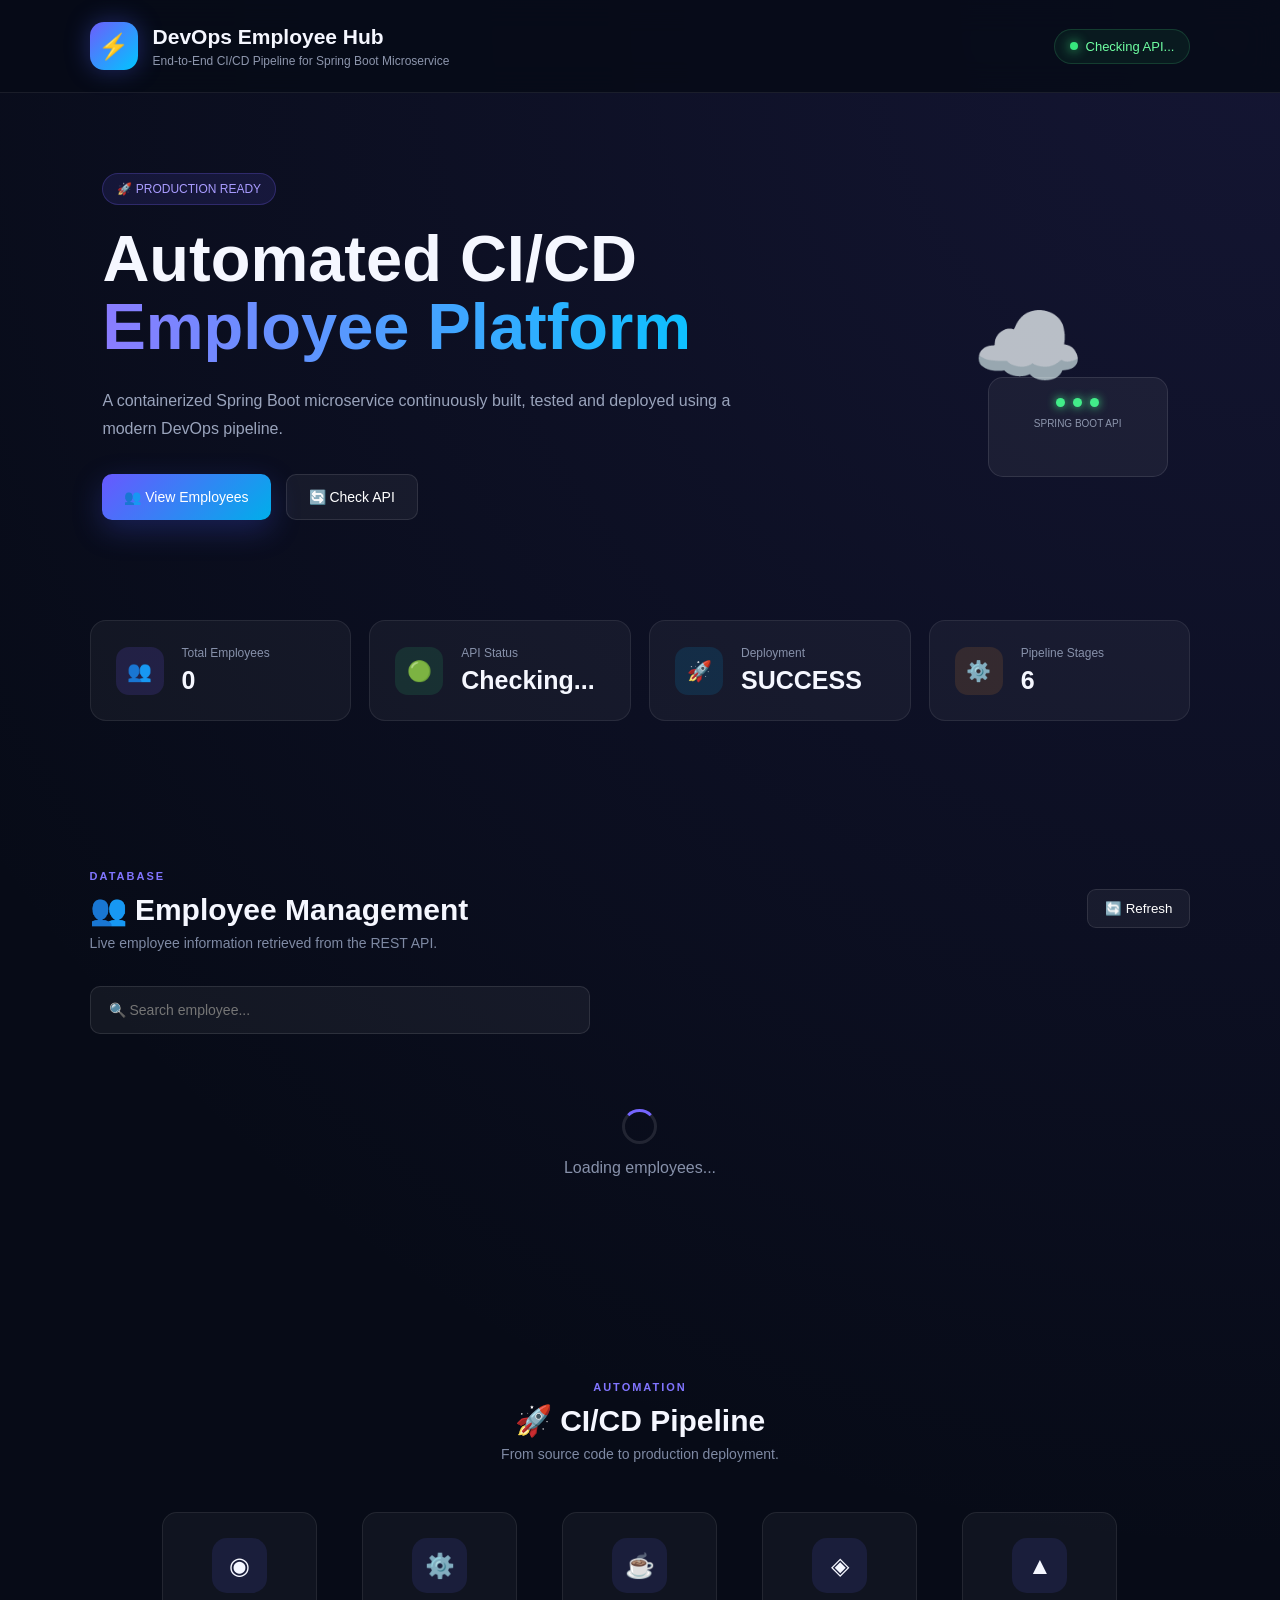
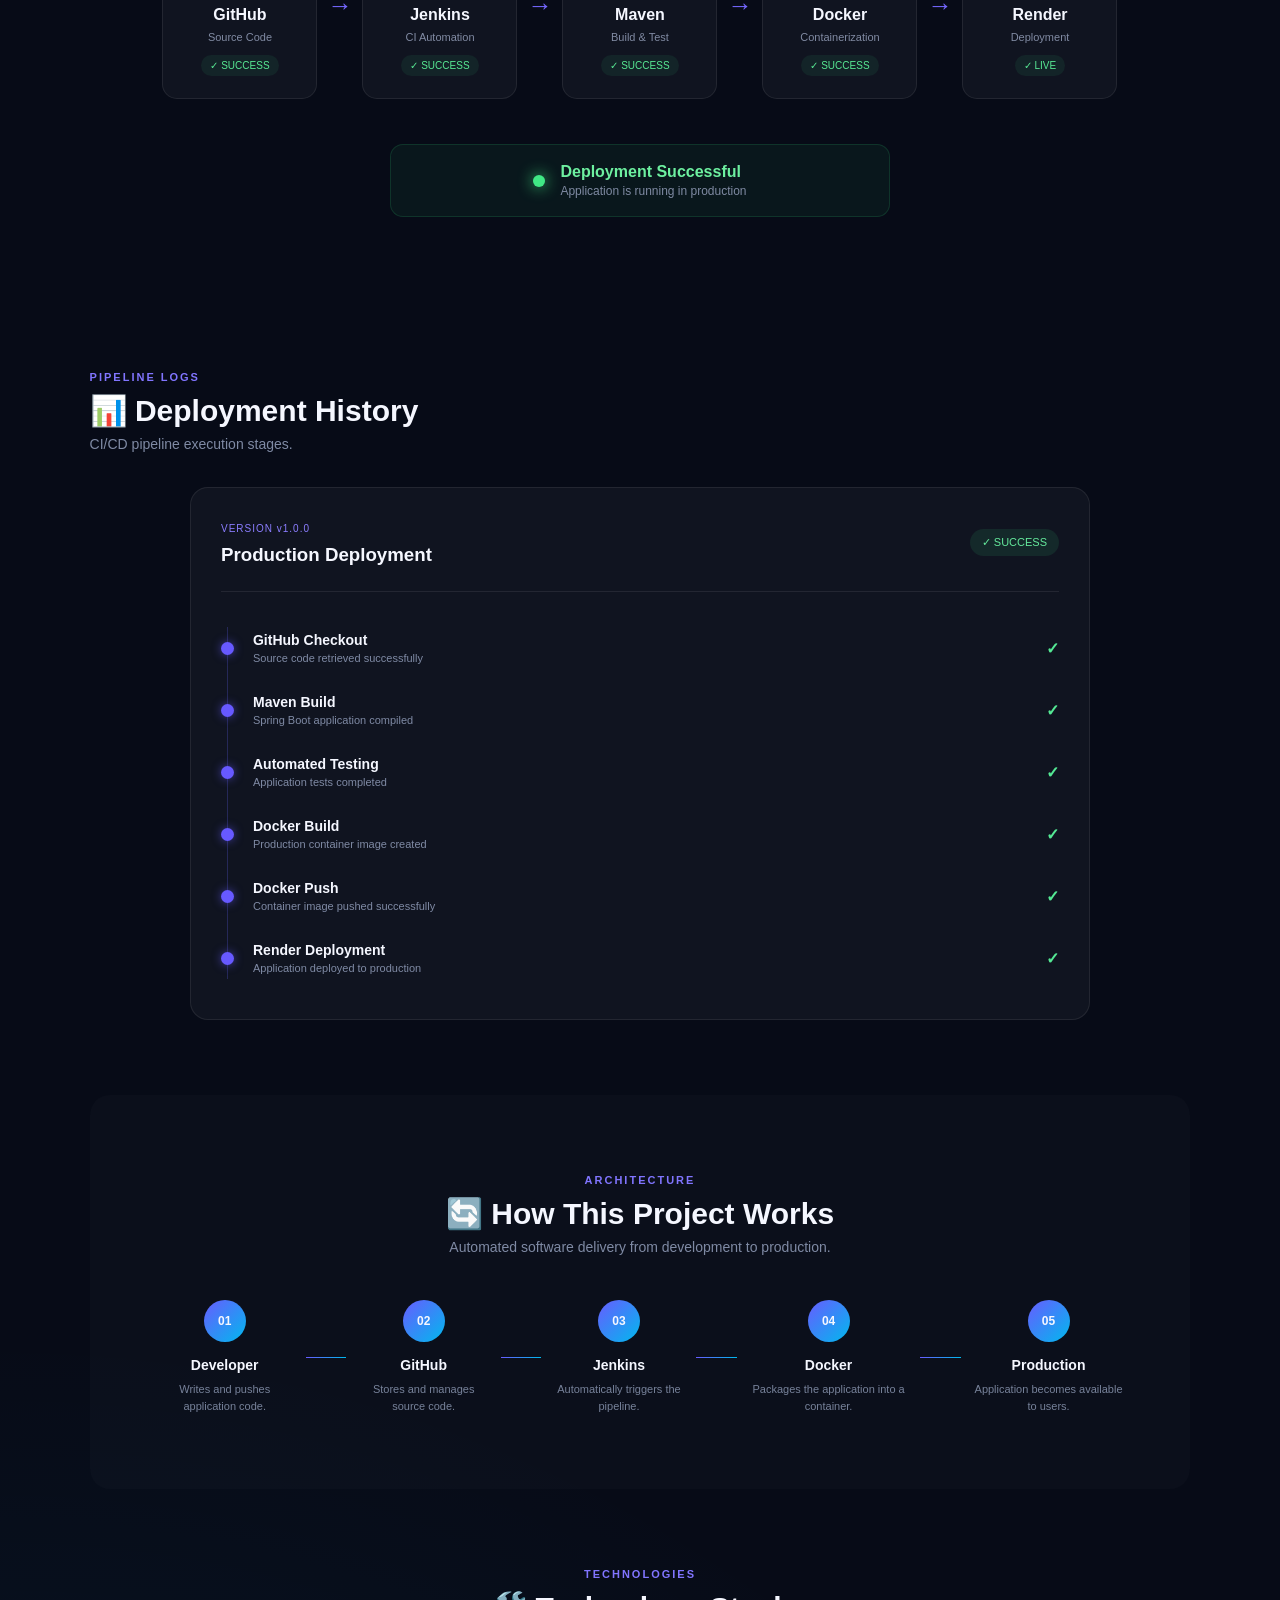
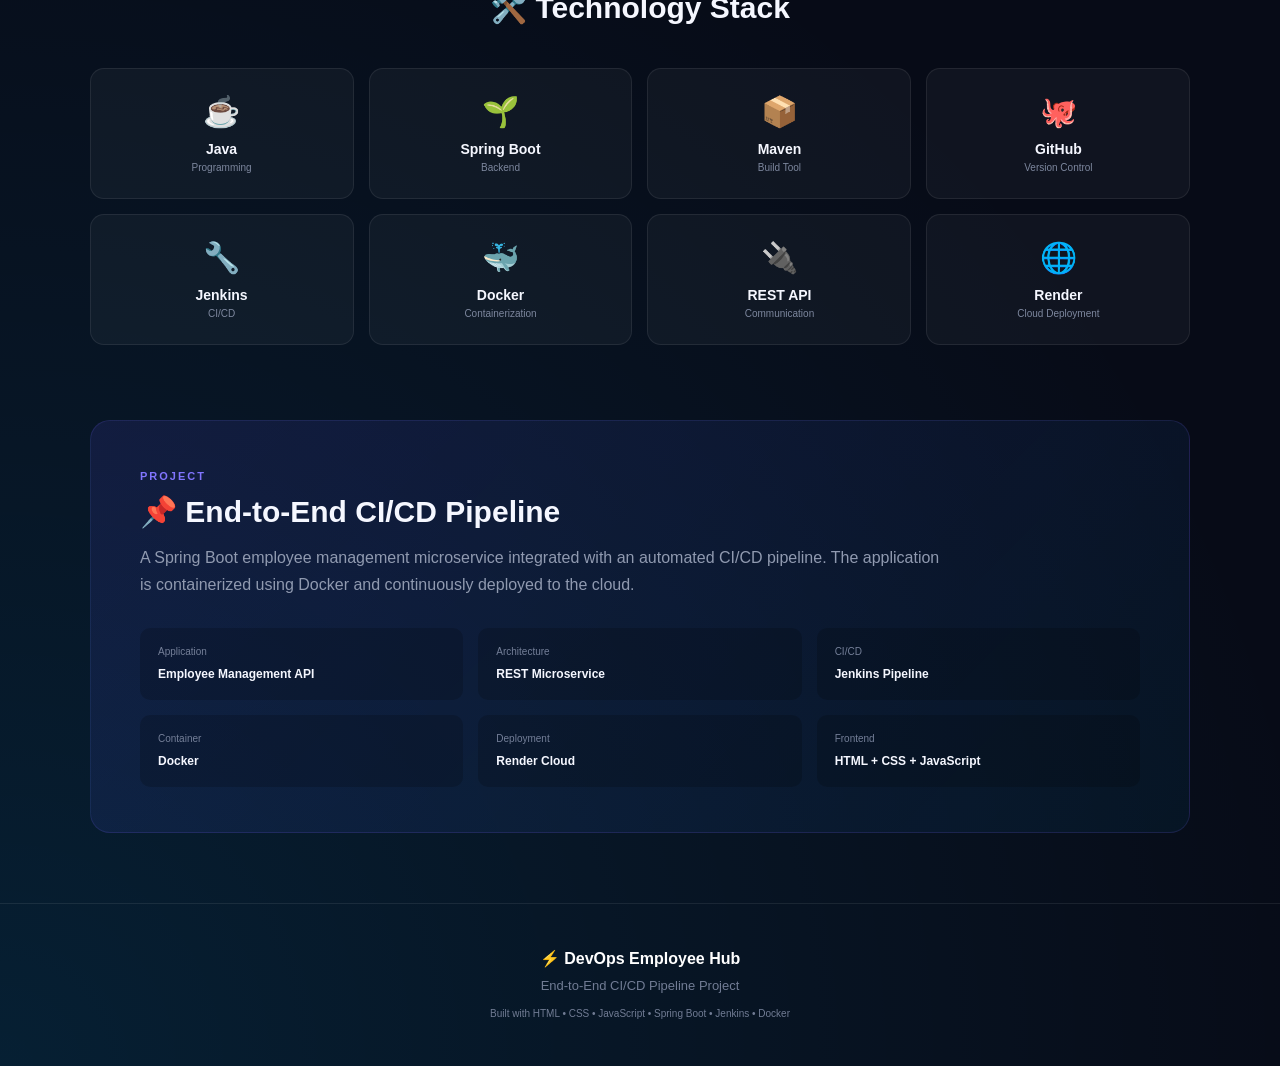
<file: src/main/static/index.html>
<!DOCTYPE html>
<html lang="en">

<head>
    <meta charset="UTF-8">
    <meta name="viewport" content="width=device-width, initial-scale=1.0">

    <title>DevOps Employee Hub</title>

    <link rel="stylesheet" href="style.css">
</head>

<body>

    <!-- ================= HEADER ================= -->

    <header class="header">

        <div class="brand">
            <div class="logo">⚡</div>

            <div>
                <h1>DevOps Employee Hub</h1>
                <p>End-to-End CI/CD Pipeline for Spring Boot Microservice</p>
            </div>
        </div>

        <div class="live-status">
            <span class="status-dot"></span>
            <span id="apiStatus">Checking API...</span>
        </div>

    </header>


    <!-- ================= HERO ================= -->

    <section class="hero">

        <div class="hero-content">

            <span class="badge">
                🚀 PRODUCTION READY
            </span>

            <h2>
                Automated CI/CD
                <span>Employee Platform</span>
            </h2>

            <p>
                A containerized Spring Boot microservice continuously
                built, tested and deployed using a modern DevOps pipeline.
            </p>

            <div class="hero-buttons">

                <button class="primary-btn" onclick="scrollToEmployees()">
                    👥 View Employees
                </button>

                <button class="secondary-btn" onclick="checkAPI()">
                    🔄 Check API
                </button>

            </div>

        </div>

        <div class="hero-visual">

            <div class="cloud-icon">☁️</div>

            <div class="server-box">
                <div class="server-light"></div>
                <div class="server-light"></div>
                <div class="server-light"></div>
                <p>SPRING BOOT API</p>
            </div>

        </div>

    </section>


    <!-- ================= STAT CARDS ================= -->

    <section class="stats">

        <div class="stat-card">

            <div class="stat-icon purple">👥</div>

            <div>
                <p>Total Employees</p>
                <h3 id="employeeCount">0</h3>
            </div>

        </div>


        <div class="stat-card">

            <div class="stat-icon green">🟢</div>

            <div>
                <p>API Status</p>
                <h3 id="dashboardStatus">Checking...</h3>
            </div>

        </div>


        <div class="stat-card">

            <div class="stat-icon blue">🚀</div>

            <div>
                <p>Deployment</p>
                <h3>SUCCESS</h3>
            </div>

        </div>


        <div class="stat-card">

            <div class="stat-icon orange">⚙️</div>

            <div>
                <p>Pipeline Stages</p>
                <h3>6</h3>
            </div>

        </div>

    </section>


    <!-- ================= EMPLOYEES ================= -->

    <section class="section" id="employees">

        <div class="section-heading">

            <div>
                <span class="section-label">DATABASE</span>
                <h2>👥 Employee Management</h2>
                <p>Live employee information retrieved from the REST API.</p>
            </div>

            <button class="refresh-btn" onclick="loadEmployees()">
                🔄 Refresh
            </button>

        </div>


        <div class="search-container">

            <input
                type="text"
                id="search"
                placeholder="🔍 Search employee..."
            >

        </div>


        <div id="employeeContainer" class="employee-grid">

            <div class="loading">
                <div class="spinner"></div>
                Loading employees...
            </div>

        </div>

    </section>


    <!-- ================= CI/CD PIPELINE ================= -->

    <section class="section pipeline-section">

        <div class="section-heading center">

            <div>
                <span class="section-label">AUTOMATION</span>

                <h2>🚀 CI/CD Pipeline</h2>

                <p>
                    From source code to production deployment.
                </p>
            </div>

        </div>


        <div class="pipeline">

            <!-- GitHub -->

            <div class="pipeline-stage">

                <div class="pipeline-icon github">
                    ◉
                </div>

                <h3>GitHub</h3>

                <p>Source Code</p>

                <span class="success">
                    ✓ SUCCESS
                </span>

            </div>


            <div class="pipeline-arrow">
                →
            </div>


            <!-- Jenkins -->

            <div class="pipeline-stage">

                <div class="pipeline-icon jenkins">
                    ⚙️
                </div>

                <h3>Jenkins</h3>

                <p>CI Automation</p>

                <span class="success">
                    ✓ SUCCESS
                </span>

            </div>


            <div class="pipeline-arrow">
                →
            </div>


            <!-- Maven -->

            <div class="pipeline-stage">

                <div class="pipeline-icon maven">
                    ☕
                </div>

                <h3>Maven</h3>

                <p>Build & Test</p>

                <span class="success">
                    ✓ SUCCESS
                </span>

            </div>


            <div class="pipeline-arrow">
                →
            </div>


            <!-- Docker -->

            <div class="pipeline-stage">

                <div class="pipeline-icon docker">
                    ◈
                </div>

                <h3>Docker</h3>

                <p>Containerization</p>

                <span class="success">
                    ✓ SUCCESS
                </span>

            </div>


            <div class="pipeline-arrow">
                →
            </div>


            <!-- Render -->

            <div class="pipeline-stage">

                <div class="pipeline-icon render">
                    ▲
                </div>

                <h3>Render</h3>

                <p>Deployment</p>

                <span class="success">
                    ✓ LIVE
                </span>

            </div>

        </div>


        <div class="pipeline-result">

            <div class="pulse"></div>

            <div>
                <strong>Deployment Successful</strong>
                <p>Application is running in production</p>
            </div>

        </div>

    </section>


    <!-- ================= DEPLOYMENT HISTORY ================= -->

    <section class="section">

        <div class="section-heading">

            <div>

                <span class="section-label">
                    PIPELINE LOGS
                </span>

                <h2>📊 Deployment History</h2>

                <p>
                    CI/CD pipeline execution stages.
                </p>

            </div>

        </div>


        <div class="deployment-card">

            <div class="deployment-header">

                <div>
                    <span class="version">
                        VERSION v1.0.0
                    </span>

                    <h3>Production Deployment</h3>
                </div>

                <span class="deployment-success">
                    ✓ SUCCESS
                </span>

            </div>


            <div class="timeline">

                <div class="timeline-item">

                    <div class="timeline-dot"></div>

                    <div>
                        <h4>GitHub Checkout</h4>
                        <p>Source code retrieved successfully</p>
                    </div>

                    <span>✓</span>

                </div>


                <div class="timeline-item">

                    <div class="timeline-dot"></div>

                    <div>
                        <h4>Maven Build</h4>
                        <p>Spring Boot application compiled</p>
                    </div>

                    <span>✓</span>

                </div>


                <div class="timeline-item">

                    <div class="timeline-dot"></div>

                    <div>
                        <h4>Automated Testing</h4>
                        <p>Application tests completed</p>
                    </div>

                    <span>✓</span>

                </div>


                <div class="timeline-item">

                    <div class="timeline-dot"></div>

                    <div>
                        <h4>Docker Build</h4>
                        <p>Production container image created</p>
                    </div>

                    <span>✓</span>

                </div>


                <div class="timeline-item">

                    <div class="timeline-dot"></div>

                    <div>
                        <h4>Docker Push</h4>
                        <p>Container image pushed successfully</p>
                    </div>

                    <span>✓</span>

                </div>


                <div class="timeline-item">

                    <div class="timeline-dot"></div>

                    <div>
                        <h4>Render Deployment</h4>
                        <p>Application deployed to production</p>
                    </div>

                    <span>✓</span>

                </div>

            </div>

        </div>

    </section>


    <!-- ================= HOW IT WORKS ================= -->

    <section class="section how-section">

        <div class="section-heading center">

            <div>

                <span class="section-label">
                    ARCHITECTURE
                </span>

                <h2>🔄 How This Project Works</h2>

                <p>
                    Automated software delivery from development to production.
                </p>

            </div>

        </div>


        <div class="workflow">

            <div class="workflow-item">
                <span>01</span>
                <h3>Developer</h3>
                <p>Writes and pushes application code.</p>
            </div>

            <div class="workflow-line"></div>

            <div class="workflow-item">
                <span>02</span>
                <h3>GitHub</h3>
                <p>Stores and manages source code.</p>
            </div>

            <div class="workflow-line"></div>

            <div class="workflow-item">
                <span>03</span>
                <h3>Jenkins</h3>
                <p>Automatically triggers the pipeline.</p>
            </div>

            <div class="workflow-line"></div>

            <div class="workflow-item">
                <span>04</span>
                <h3>Docker</h3>
                <p>Packages the application into a container.</p>
            </div>

            <div class="workflow-line"></div>

            <div class="workflow-item">
                <span>05</span>
                <h3>Production</h3>
                <p>Application becomes available to users.</p>
            </div>

        </div>

    </section>


    <!-- ================= TECHNOLOGY STACK ================= -->

    <section class="section">

        <div class="section-heading center">

            <div>

                <span class="section-label">
                    TECHNOLOGIES
                </span>

                <h2>🛠️ Technology Stack</h2>

            </div>

        </div>


        <div class="tech-grid">

            <div class="tech-card">
                <span>☕</span>
                <h3>Java</h3>
                <p>Programming</p>
            </div>

            <div class="tech-card">
                <span>🌱</span>
                <h3>Spring Boot</h3>
                <p>Backend</p>
            </div>

            <div class="tech-card">
                <span>📦</span>
                <h3>Maven</h3>
                <p>Build Tool</p>
            </div>

            <div class="tech-card">
                <span>🐙</span>
                <h3>GitHub</h3>
                <p>Version Control</p>
            </div>

            <div class="tech-card">
                <span>🔧</span>
                <h3>Jenkins</h3>
                <p>CI/CD</p>
            </div>

            <div class="tech-card">
                <span>🐳</span>
                <h3>Docker</h3>
                <p>Containerization</p>
            </div>

            <div class="tech-card">
                <span>🔌</span>
                <h3>REST API</h3>
                <p>Communication</p>
            </div>

            <div class="tech-card">
                <span>🌐</span>
                <h3>Render</h3>
                <p>Cloud Deployment</p>
            </div>

        </div>

    </section>


    <!-- ================= PROJECT INFORMATION ================= -->

    <section class="section project-info">

        <div class="project-content">

            <span class="section-label">
                PROJECT
            </span>

            <h2>📌 End-to-End CI/CD Pipeline</h2>

            <p>
                A Spring Boot employee management microservice
                integrated with an automated CI/CD pipeline.
                The application is containerized using Docker
                and continuously deployed to the cloud.
            </p>


            <div class="project-details">

                <div>
                    <span>Application</span>
                    <strong>Employee Management API</strong>
                </div>

                <div>
                    <span>Architecture</span>
                    <strong>REST Microservice</strong>
                </div>

                <div>
                    <span>CI/CD</span>
                    <strong>Jenkins Pipeline</strong>
                </div>

                <div>
                    <span>Container</span>
                    <strong>Docker</strong>
                </div>

                <div>
                    <span>Deployment</span>
                    <strong>Render Cloud</strong>
                </div>

                <div>
                    <span>Frontend</span>
                    <strong>HTML + CSS + JavaScript</strong>
                </div>

            </div>

        </div>

    </section>


    <!-- ================= FOOTER ================= -->

    <footer>

        <div class="footer-logo">
            ⚡ DevOps Employee Hub
        </div>

        <p>
            End-to-End CI/CD Pipeline Project
        </p>

        <span>
            Built with HTML • CSS • JavaScript • Spring Boot • Jenkins • Docker
        </span>

    </footer>


    <script src="script.js"></script>

</body>

</html>
</file>
<file: src/main/static/style.css>
/* =====================================================
   DEVOPS EMPLOYEE HUB
   PROFESSIONAL DARK DASHBOARD
===================================================== */


/* ================= GLOBAL ================= */

* {
    margin: 0;
    padding: 0;
    box-sizing: border-box;
}

html {
    scroll-behavior: smooth;
}

body {
    font-family: Arial, Helvetica, sans-serif;

    background:
        radial-gradient(circle at top right,
        rgba(80, 70, 180, 0.18),
        transparent 35%),

        radial-gradient(circle at bottom left,
        rgba(0, 180, 255, 0.12),
        transparent 30%),

        #070b17;

    color: #f5f7ff;

    min-height: 100vh;
}


/* ================= HEADER ================= */

.header {

    width: 100%;

    padding: 22px 7%;

    display: flex;

    align-items: center;

    justify-content: space-between;

    border-bottom: 1px solid rgba(255,255,255,0.08);

    background: rgba(7,11,23,0.85);

    backdrop-filter: blur(15px);

    position: sticky;

    top: 0;

    z-index: 1000;
}


.brand {

    display: flex;

    align-items: center;

    gap: 15px;
}


.logo {

    width: 48px;

    height: 48px;

    border-radius: 14px;

    display: flex;

    align-items: center;

    justify-content: center;

    font-size: 25px;

    background:
        linear-gradient(135deg,
        #6d5dfc,
        #00c6ff);

    box-shadow:
        0 0 25px rgba(80,100,255,0.35);
}


.brand h1 {

    font-size: 21px;

    margin-bottom: 5px;
}


.brand p {

    font-size: 12px;

    color: #8d96ad;
}


.live-status {

    display: flex;

    align-items: center;

    gap: 8px;

    font-size: 13px;

    color: #6fffa2;

    background: rgba(40,200,100,0.08);

    padding: 9px 15px;

    border-radius: 30px;

    border: 1px solid rgba(80,255,150,0.15);
}


.status-dot {

    width: 8px;

    height: 8px;

    border-radius: 50%;

    background: #37e77d;

    box-shadow: 0 0 12px #37e77d;

    animation: pulse 1.5s infinite;
}


/* ================= HERO ================= */

.hero {

    min-height: 470px;

    padding: 80px 8%;

    display: flex;

    align-items: center;

    justify-content: space-between;

    gap: 50px;

    position: relative;

    overflow: hidden;
}


.hero-content {

    max-width: 700px;
}


.badge {

    display: inline-block;

    padding: 8px 14px;

    border-radius: 30px;

    background: rgba(110,90,255,0.12);

    border: 1px solid rgba(120,100,255,0.25);

    color: #a99cff;

    font-size: 12px;

    margin-bottom: 20px;
}


.hero h2 {

    font-size: clamp(38px, 6vw, 65px);

    line-height: 1.05;

    margin-bottom: 25px;
}


.hero h2 span {

    display: block;

    background:
        linear-gradient(90deg,
        #8b7cff,
        #00c8ff);

    -webkit-background-clip: text;

    -webkit-text-fill-color: transparent;
}


.hero p {

    max-width: 650px;

    color: #9aa4bc;

    line-height: 1.8;

    font-size: 16px;

    margin-bottom: 30px;
}


.hero-buttons {

    display: flex;

    gap: 15px;

    flex-wrap: wrap;
}


.primary-btn,
.secondary-btn {

    border: none;

    padding: 14px 22px;

    border-radius: 10px;

    cursor: pointer;

    font-size: 14px;

    transition: 0.3s;
}


.primary-btn {

    color: white;

    background:
        linear-gradient(135deg,
        #6858ff,
        #00aeea);

    box-shadow:
        0 10px 30px rgba(70,90,255,0.25);
}


.secondary-btn {

    color: white;

    background: rgba(255,255,255,0.05);

    border: 1px solid rgba(255,255,255,0.1);
}


.primary-btn:hover,
.secondary-btn:hover {

    transform: translateY(-3px);
}


/* ================= HERO VISUAL ================= */

.hero-visual {

    width: 300px;

    height: 300px;

    position: relative;

    display: flex;

    align-items: center;

    justify-content: center;
}


.cloud-icon {

    font-size: 90px;

    opacity: 0.8;

    animation: floating 3s ease-in-out infinite;
}


.server-box {

    position: absolute;

    width: 180px;

    height: 100px;

    bottom: 20px;

    right: 10px;

    border-radius: 15px;

    background: rgba(255,255,255,0.05);

    border: 1px solid rgba(255,255,255,0.1);

    display: flex;

    align-items: center;

    justify-content: center;

    gap: 8px;

    flex-wrap: wrap;

    padding: 20px;
}


.server-box p {

    width: 100%;

    text-align: center;

    font-size: 10px;

    color: #8d96ad;
}


.server-light {

    width: 9px;

    height: 9px;

    border-radius: 50%;

    background: #42ed89;

    box-shadow: 0 0 10px #42ed89;
}


/* ================= STATS ================= */

.stats {

    padding: 20px 7% 70px;

    display: grid;

    grid-template-columns:
        repeat(4, 1fr);

    gap: 18px;
}


.stat-card {

    padding: 25px;

    border-radius: 16px;

    display: flex;

    align-items: center;

    gap: 18px;

    background:
        rgba(255,255,255,0.045);

    border: 1px solid rgba(255,255,255,0.08);

    transition: 0.3s;
}


.stat-card:hover {

    transform: translateY(-5px);

    border-color: rgba(130,110,255,0.3);

    background: rgba(255,255,255,0.07);
}


.stat-card p {

    color: #8791aa;

    font-size: 12px;

    margin-bottom: 6px;
}


.stat-card h3 {

    font-size: 25px;
}


.stat-icon {

    width: 48px;

    height: 48px;

    border-radius: 13px;

    display: flex;

    align-items: center;

    justify-content: center;

    font-size: 20px;
}


.purple {

    background: rgba(120,90,255,0.15);
}


.green {

    background: rgba(50,220,120,0.12);
}


.blue {

    background: rgba(0,180,255,0.12);
}


.orange {

    background: rgba(255,150,50,0.12);
}


/* ================= SECTION ================= */

.section {

    width: 86%;

    max-width: 1400px;

    margin: auto;

    padding: 75px 0;
}


.section-heading {

    display: flex;

    align-items: center;

    justify-content: space-between;

    gap: 20px;

    margin-bottom: 35px;
}


.section-heading.center {

    justify-content: center;

    text-align: center;
}


.section-label {

    color: #8175ff;

    font-size: 11px;

    letter-spacing: 2px;

    font-weight: bold;
}


.section-heading h2 {

    font-size: 30px;

    margin: 8px 0;
}


.section-heading p {

    color: #7f8aa4;

    font-size: 14px;
}


/* ================= SEARCH ================= */

.search-container {

    margin-bottom: 25px;
}


.search-container input {

    width: 100%;

    max-width: 500px;

    padding: 15px 18px;

    border-radius: 10px;

    border: 1px solid rgba(255,255,255,0.1);

    outline: none;

    background: rgba(255,255,255,0.05);

    color: white;

    font-size: 14px;
}


.search-container input:focus {

    border-color: #7565ff;

    box-shadow:
        0 0 20px rgba(100,80,255,0.1);
}


.refresh-btn {

    padding: 11px 17px;

    border-radius: 9px;

    border: 1px solid rgba(255,255,255,0.1);

    background: rgba(255,255,255,0.05);

    color: white;

    cursor: pointer;

    transition: 0.3s;
}


.refresh-btn:hover {

    background: rgba(100,90,255,0.15);
}


/* ================= EMPLOYEE GRID ================= */

.employee-grid {

    display: grid;

    grid-template-columns:
        repeat(3, 1fr);

    gap: 20px;
}


.employee-card {

    padding: 25px;

    border-radius: 17px;

    background:
        linear-gradient(
            145deg,
            rgba(255,255,255,0.06),
            rgba(255,255,255,0.025)
        );

    border: 1px solid rgba(255,255,255,0.08);

    transition: 0.35s;

    position: relative;

    overflow: hidden;
}


.employee-card::before {

    content: "";

    position: absolute;

    top: 0;

    left: 0;

    width: 100%;

    height: 3px;

    background:
        linear-gradient(
            90deg,
            #725dff,
            #00c6ff
        );
}


.employee-card:hover {

    transform: translateY(-8px);

    border-color: rgba(120,100,255,0.35);

    box-shadow:
        0 15px 40px rgba(0,0,0,0.25);
}


.employee-icon {

    width: 60px;

    height: 60px;

    border-radius: 50%;

    display: flex;

    align-items: center;

    justify-content: center;

    font-size: 25px;

    background:
        linear-gradient(
            135deg,
            rgba(120,100,255,0.3),
            rgba(0,190,255,0.2)
        );

    margin-bottom: 18px;
}


.employee-card h3 {

    font-size: 20px;

    margin-bottom: 10px;
}


.employee-card p {

    color: #7f8aa3;

    font-size: 13px;

    margin-bottom: 15px;
}


.role {

    display: inline-block;

    padding: 6px 10px;

    border-radius: 20px;

    background: rgba(70,210,130,0.1);

    color: #64e79b;

    font-size: 11px;

    margin-bottom: 20px;
}


.employee-card button {

    display: block;

    width: 100%;

    padding: 10px;

    border-radius: 8px;

    border: 1px solid rgba(255,255,255,0.1);

    background: rgba(255,255,255,0.04);

    color: #dce1ee;

    cursor: pointer;
}


/* ================= PIPELINE ================= */

.pipeline-section {

    position: relative;
}


.pipeline {

    display: flex;

    align-items: center;

    justify-content: center;

    gap: 10px;

    flex-wrap: wrap;

    margin-top: 50px;
}


.pipeline-stage {

    min-width: 155px;

    padding: 25px 15px;

    border-radius: 15px;

    text-align: center;

    background:
        rgba(255,255,255,0.04);

    border: 1px solid rgba(255,255,255,0.08);

    transition: 0.3s;
}


.pipeline-stage:hover {

    transform: translateY(-8px);

    border-color: rgba(100,100,255,0.4);
}


.pipeline-icon {

    width: 55px;

    height: 55px;

    margin: auto auto 13px;

    border-radius: 15px;

    display: flex;

    align-items: center;

    justify-content: center;

    font-size: 24px;

    background:
        rgba(100,100,255,0.12);
}


.pipeline-stage h3 {

    font-size: 16px;

    margin-bottom: 7px;
}


.pipeline-stage p {

    font-size: 11px;

    color: #818ba3;

    margin-bottom: 12px;
}


.success {

    font-size: 10px;

    color: #58e994;

    background: rgba(60,220,130,0.08);

    padding: 5px 9px;

    border-radius: 20px;
}


.pipeline-arrow {

    font-size: 25px;

    color: #7568ff;

    animation: arrowPulse 1.5s infinite;
}


/* ================= PIPELINE RESULT ================= */

.pipeline-result {

    margin: 45px auto 0;

    max-width: 500px;

    display: flex;

    align-items: center;

    justify-content: center;

    gap: 15px;

    padding: 18px;

    border-radius: 13px;

    background: rgba(50,220,120,0.06);

    border: 1px solid rgba(50,220,120,0.15);

    text-align: left;
}


.pipeline-result strong {

    color: #6df0a0;
}


.pipeline-result p {

    color: #7f8aa2;

    font-size: 12px;

    margin-top: 3px;
}


.pulse {

    width: 12px;

    height: 12px;

    border-radius: 50%;

    background: #40e885;

    box-shadow: 0 0 15px #40e885;

    animation: pulse 1.5s infinite;
}


/* ================= DEPLOYMENT ================= */

.deployment-card {

    max-width: 900px;

    margin: auto;

    padding: 30px;

    border-radius: 18px;

    background: rgba(255,255,255,0.04);

    border: 1px solid rgba(255,255,255,0.08);
}


.deployment-header {

    display: flex;

    justify-content: space-between;

    align-items: center;

    padding-bottom: 25px;

    border-bottom: 1px solid rgba(255,255,255,0.08);

    margin-bottom: 25px;
}


.version {

    color: #8b7dff;

    font-size: 10px;

    letter-spacing: 1px;
}


.deployment-header h3 {

    margin-top: 8px;
}


.deployment-success {

    padding: 7px 12px;

    border-radius: 20px;

    color: #64e99c;

    background: rgba(60,220,130,0.1);

    font-size: 11px;
}


.timeline {

    position: relative;
}


.timeline::before {

    content: "";

    position: absolute;

    left: 6px;

    top: 10px;

    bottom: 10px;

    width: 1px;

    background: rgba(100,100,255,0.25);
}


.timeline-item {

    display: grid;

    grid-template-columns: 14px 1fr auto;

    gap: 18px;

    align-items: center;

    padding: 15px 0;

    position: relative;
}


.timeline-dot {

    width: 13px;

    height: 13px;

    border-radius: 50%;

    background: #6759ff;

    box-shadow: 0 0 10px rgba(100,90,255,0.6);

    z-index: 2;
}


.timeline-item h4 {

    font-size: 14px;

    margin-bottom: 4px;
}


.timeline-item p {

    font-size: 11px;

    color: #7f8aa4;
}


.timeline-item > span {

    color: #54e994;

    font-weight: bold;
}


/* ================= WORKFLOW ================= */

.how-section {

    background:
        rgba(255,255,255,0.015);

    border-radius: 20px;

    padding-left: 5%;

    padding-right: 5%;
}


.workflow {

    display: flex;

    align-items: center;

    justify-content: center;

    gap: 10px;

    margin-top: 45px;
}


.workflow-item {

    text-align: center;

    max-width: 180px;
}


.workflow-item span {

    display: flex;

    width: 42px;

    height: 42px;

    margin: auto auto 15px;

    border-radius: 50%;

    align-items: center;

    justify-content: center;

    background:
        linear-gradient(
            135deg,
            #685cff,
            #00b9ee
        );

    font-size: 12px;

    font-weight: bold;
}


.workflow-item h3 {

    font-size: 14px;

    margin-bottom: 8px;
}


.workflow-item p {

    color: #77829a;

    font-size: 11px;

    line-height: 1.5;
}


.workflow-line {

    width: 50px;

    height: 1px;

    background:
        linear-gradient(
            90deg,
            #685cff,
            #00b9ee
        );
}


/* ================= TECHNOLOGY ================= */

.tech-grid {

    display: grid;

    grid-template-columns:
        repeat(4, 1fr);

    gap: 15px;
}


.tech-card {

    padding: 25px;

    text-align: center;

    border-radius: 14px;

    background: rgba(255,255,255,0.04);

    border: 1px solid rgba(255,255,255,0.08);

    transition: 0.3s;
}


.tech-card:hover {

    transform: translateY(-5px);

    background: rgba(255,255,255,0.07);
}


.tech-card span {

    font-size: 30px;

    display: block;

    margin-bottom: 12px;
}


.tech-card h3 {

    font-size: 14px;

    margin-bottom: 5px;
}


.tech-card p {

    font-size: 10px;

    color: #7d879e;
}


/* ================= PROJECT INFO ================= */

.project-info {

    padding: 45px;

    border-radius: 20px;

    background:
        linear-gradient(
            135deg,
            rgba(100,80,255,0.12),
            rgba(0,180,255,0.05)
        );

    border: 1px solid rgba(120,100,255,0.15);
}


.project-content {

    max-width: 1000px;

    margin: auto;
}


.project-content h2 {

    font-size: 30px;

    margin: 10px 0 15px;
}


.project-content > p {

    color: #909ab0;

    line-height: 1.7;

    max-width: 800px;
}


.project-details {

    margin-top: 30px;

    display: grid;

    grid-template-columns:
        repeat(3, 1fr);

    gap: 15px;
}


.project-details div {

    padding: 18px;

    border-radius: 10px;

    background: rgba(0,0,0,0.18);
}


.project-details span {

    display: block;

    color: #747f98;

    font-size: 10px;

    margin-bottom: 7px;
}


.project-details strong {

    font-size: 12px;
}


/* ================= LOADING ================= */

.loading {

    grid-column: 1 / -1;

    padding: 50px;

    text-align: center;

    color: #8791aa;
}


.spinner {

    width: 35px;

    height: 35px;

    border: 3px solid rgba(255,255,255,0.1);

    border-top-color: #7565ff;

    border-radius: 50%;

    margin: auto auto 15px;

    animation: spin 1s linear infinite;
}


/* ================= FOOTER ================= */

footer {

    margin-top: 70px;

    padding: 45px 20px;

    text-align: center;

    border-top: 1px solid rgba(255,255,255,0.08);

    color: #717c94;
}


.footer-logo {

    color: white;

    font-weight: bold;

    margin-bottom: 10px;
}


footer p {

    font-size: 13px;

    margin-bottom: 10px;
}


footer span {

    font-size: 10px;
}


/* ================= ANIMATIONS ================= */

@keyframes pulse {

    0% {
        transform: scale(1);
        opacity: 1;
    }

    50% {
        transform: scale(1.3);
        opacity: 0.5;
    }

    100% {
        transform: scale(1);
        opacity: 1;
    }
}


@keyframes floating {

    0%,100% {
        transform: translateY(0);
    }

    50% {
        transform: translateY(-15px);
    }
}


@keyframes arrowPulse {

    0%,100% {
        opacity: 0.4;
        transform: translateX(0);
    }

    50% {
        opacity: 1;
        transform: translateX(5px);
    }
}


@keyframes spin {

    to {
        transform: rotate(360deg);
    }
}


/* ================= RESPONSIVE ================= */

@media (max-width: 1100px) {

    .stats {

        grid-template-columns:
            repeat(2, 1fr);
    }

    .employee-grid {

        grid-template-columns:
            repeat(2, 1fr);
    }

    .tech-grid {

        grid-template-columns:
            repeat(2, 1fr);
    }

    .hero-visual {

        display: none;
    }

    .hero-content {

        max-width: 900px;
    }

    .workflow {

        flex-wrap: wrap;
    }

    .workflow-line {

        display: none;
    }
}


@media (max-width: 700px) {

    .header {

        padding: 15px 5%;
    }

    .brand p {

        display: none;
    }

    .live-status {

        font-size: 10px;
    }

    .hero {

        padding: 60px 6%;
    }

    .hero h2 {

        font-size: 42px;
    }

    .stats {

        padding-left: 6%;

        padding-right: 6%;

        grid-template-columns:
            1fr;
    }

    .section {

        width: 88%;

        padding: 55px 0;
    }

    .section-heading {

        flex-direction: column;

        align-items: flex-start;
    }

    .employee-grid {

        grid-template-columns:
            1fr;
    }

    .tech-grid {

        grid-template-columns:
            1fr 1fr;
    }

    .pipeline {

        flex-direction: column;
    }

    .pipeline-arrow {

        transform: rotate(90deg);
    }

    .pipeline-arrow:hover {

        transform: rotate(90deg);
    }

    .project-details {

        grid-template-columns:
            1fr;
    }

    .deployment-header {

        flex-direction: column;

        align-items: flex-start;

        gap: 15px;
    }

}


@media (max-width: 450px) {

    .tech-grid {

        grid-template-columns:
            1fr;
    }

    .hero h2 {

        font-size: 36px;
    }
}
</file>
